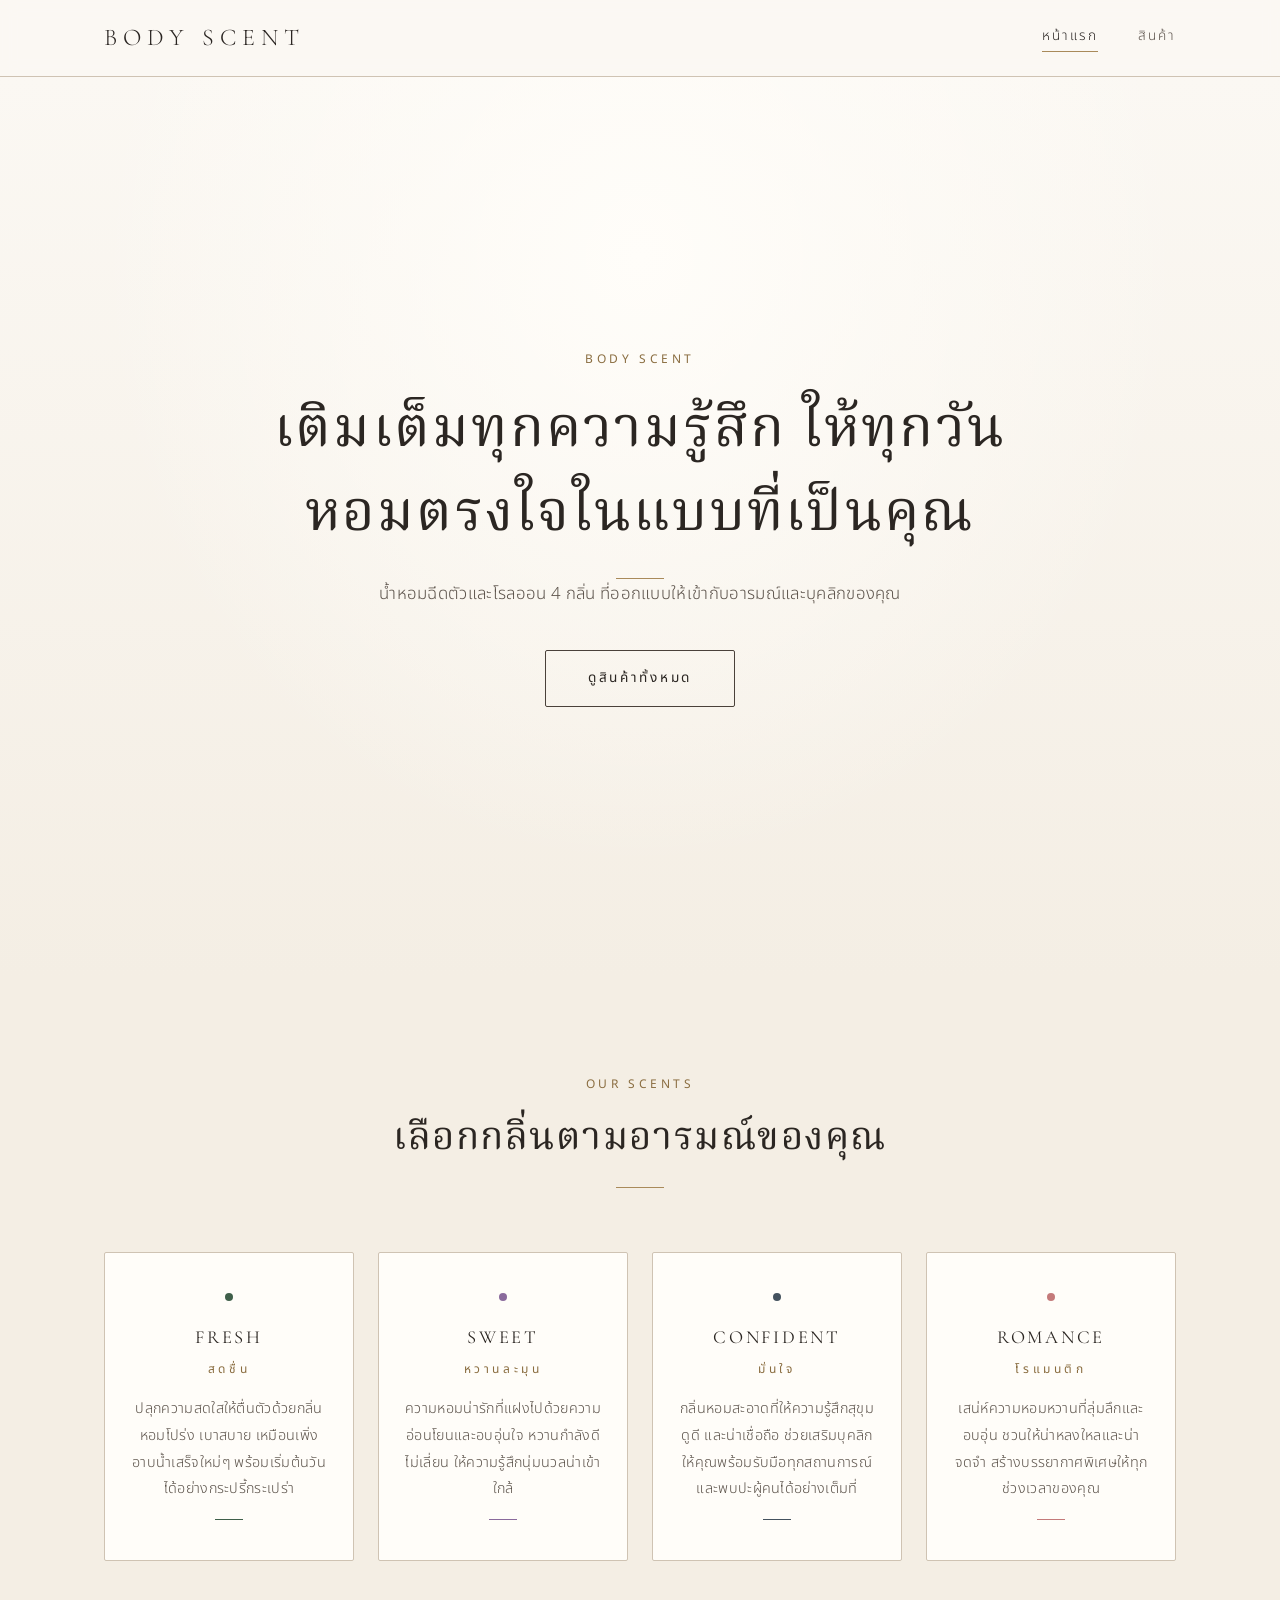
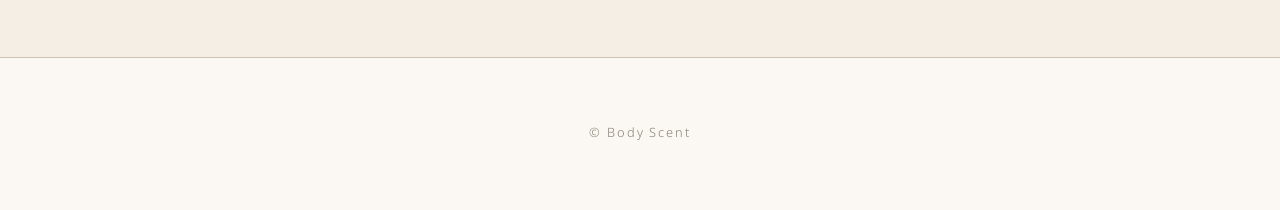
<file: landing_page/index.html>
<!DOCTYPE html>
<html lang="th">
<head>
  <meta charset="UTF-8">
  <meta name="viewport" content="width=device-width, initial-scale=1">
  <title>Body Scent — น้ำหอมฉีดตัว</title>
  <meta name="description" content="Body Scent น้ำหอมฉีดตัวและโรลออน เติมเต็มทุกความรู้สึก ให้ทุกวันหอมตรงใจในแบบที่เป็นคุณ">
  <link rel="stylesheet" href="style.css">
</head>
<body>

  <header class="site-header">
    <div class="container">
      <a href="index.html" class="logo">Body Scent</a>
      <nav class="nav">
        <a href="index.html" class="active">หน้าแรก</a>
        <a href="product.html">สินค้า</a>
      </nav>
    </div>
  </header>

  <main>
    <!-- Hero -->
    <section class="hero">
      <div class="hero-inner">
        <span class="eyebrow">Body Scent</span>
        <h1>เติมเต็มทุกความรู้สึก ให้ทุกวันหอมตรงใจในแบบที่เป็นคุณ</h1>
        <div class="rule"></div>
        <p class="mt-4">น้ำหอมฉีดตัวและโรลออน 4 กลิ่น ที่ออกแบบให้เข้ากับอารมณ์และบุคลิกของคุณ</p>
        <a href="product.html" class="btn">ดูสินค้าทั้งหมด</a>
      </div>
    </section>

    <!-- Moods -->
    <section class="section-soft" id="moods">
      <div class="container">
        <div class="section-title">
          <span class="eyebrow">Our Scents</span>
          <h2>เลือกกลิ่นตามอารมณ์ของคุณ</h2>
        </div>

        <div class="mood-grid">
          <a href="product.html?mood=fresh" class="mood-card" data-mood="fresh">
            <h3>Fresh</h3>
            <span class="eyebrow">สดชื่น</span>
            <p>ปลุกความสดใสให้ตื่นตัวด้วยกลิ่นหอมโปร่ง เบาสบาย เหมือนเพิ่งอาบน้ำเสร็จใหม่ๆ พร้อมเริ่มต้นวันได้อย่างกระปรี้กระเปร่า</p>
          </a>

          <a href="product.html?mood=sweet" class="mood-card" data-mood="sweet">
            <h3>Sweet</h3>
            <span class="eyebrow">หวานละมุน</span>
            <p>ความหอมน่ารักที่แฝงไปด้วยความอ่อนโยนและอบอุ่นใจ หวานกำลังดี ไม่เลี่ยน ให้ความรู้สึกนุ่มนวลน่าเข้าใกล้</p>
          </a>

          <a href="product.html?mood=confident" class="mood-card" data-mood="confident">
            <h3>Confident</h3>
            <span class="eyebrow">มั่นใจ</span>
            <p>กลิ่นหอมสะอาดที่ให้ความรู้สึกสุขุม ดูดี และน่าเชื่อถือ ช่วยเสริมบุคลิกให้คุณพร้อมรับมือทุกสถานการณ์และพบปะผู้คนได้อย่างเต็มที่</p>
          </a>

          <a href="product.html?mood=romance" class="mood-card" data-mood="romance">
            <h3>Romance</h3>
            <span class="eyebrow">โรแมนติก</span>
            <p>เสน่ห์ความหอมหวานที่ลุ่มลึกและอบอุ่น ชวนให้น่าหลงใหลและน่าจดจำ สร้างบรรยากาศพิเศษให้ทุกช่วงเวลาของคุณ</p>
          </a>
        </div>
      </div>
    </section>
  </main>

  <footer class="site-footer">
    <div class="container">
      &copy; Body Scent
    </div>
  </footer>

  <script src="script.js"></script>
</body>
</html>
</file>
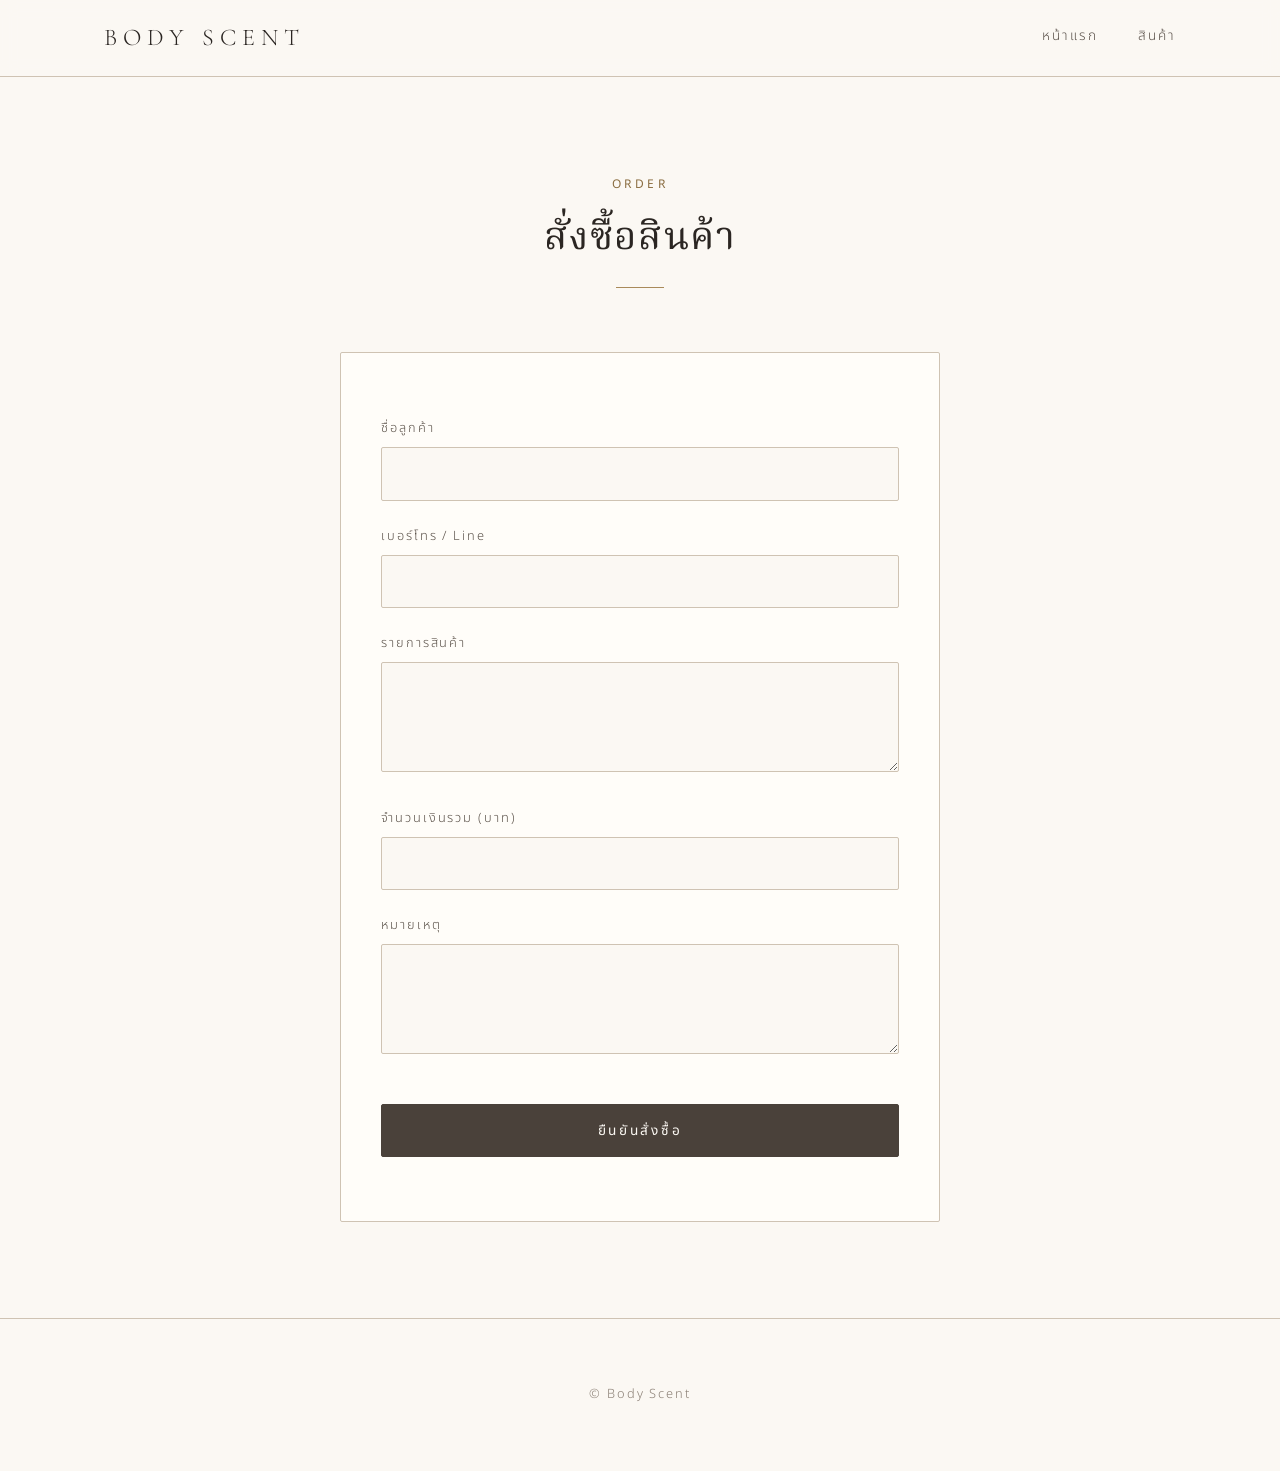
<file: landing_page/order.html>
<!DOCTYPE html>
<html lang="th">
<head>
  <meta charset="UTF-8">
  <meta name="viewport" content="width=device-width, initial-scale=1">
  <title>สั่งซื้อสินค้า — Body Scent</title>
  <link rel="stylesheet" href="style.css">
</head>
<body>

  <header class="site-header">
    <div class="container">
      <a href="index.html" class="logo">Body Scent</a>
      <nav class="nav">
        <a href="index.html">หน้าแรก</a>
        <a href="product.html">สินค้า</a>
      </nav>
    </div>
  </header>

  <main>
    <section>
      <div class="container">
        <div class="section-title">
          <span class="eyebrow">Order</span>
          <h2>สั่งซื้อสินค้า</h2>
        </div>

        <div class="form-wrap">
          <form id="orderForm">
            <div class="field">
              <label for="customerName">ชื่อลูกค้า</label>
              <input type="text" id="customerName" name="customerName" autocomplete="name" required>
            </div>

            <div class="field">
              <label for="contact">เบอร์โทร / Line</label>
              <input type="text" id="contact" name="contact" autocomplete="tel" required>
            </div>

            <div class="field">
              <label for="items">รายการสินค้า</label>
              <textarea id="items" name="items" rows="2" required></textarea>
            </div>

            <div class="field">
              <label for="total">จำนวนเงินรวม (บาท)</label>
              <input type="text" id="total" name="total" inputmode="decimal" required>
            </div>

            <div class="field">
              <label for="note">หมายเหตุ</label>
              <textarea id="note" name="note"></textarea>
            </div>

            <button type="submit" class="btn btn-solid">ยืนยันสั่งซื้อ</button>
          </form>
        </div>
      </div>
    </section>
  </main>

  <footer class="site-footer">
    <div class="container">
      &copy; Body Scent
    </div>
  </footer>

  <script src="script.js"></script>
</body>
</html>
</file>
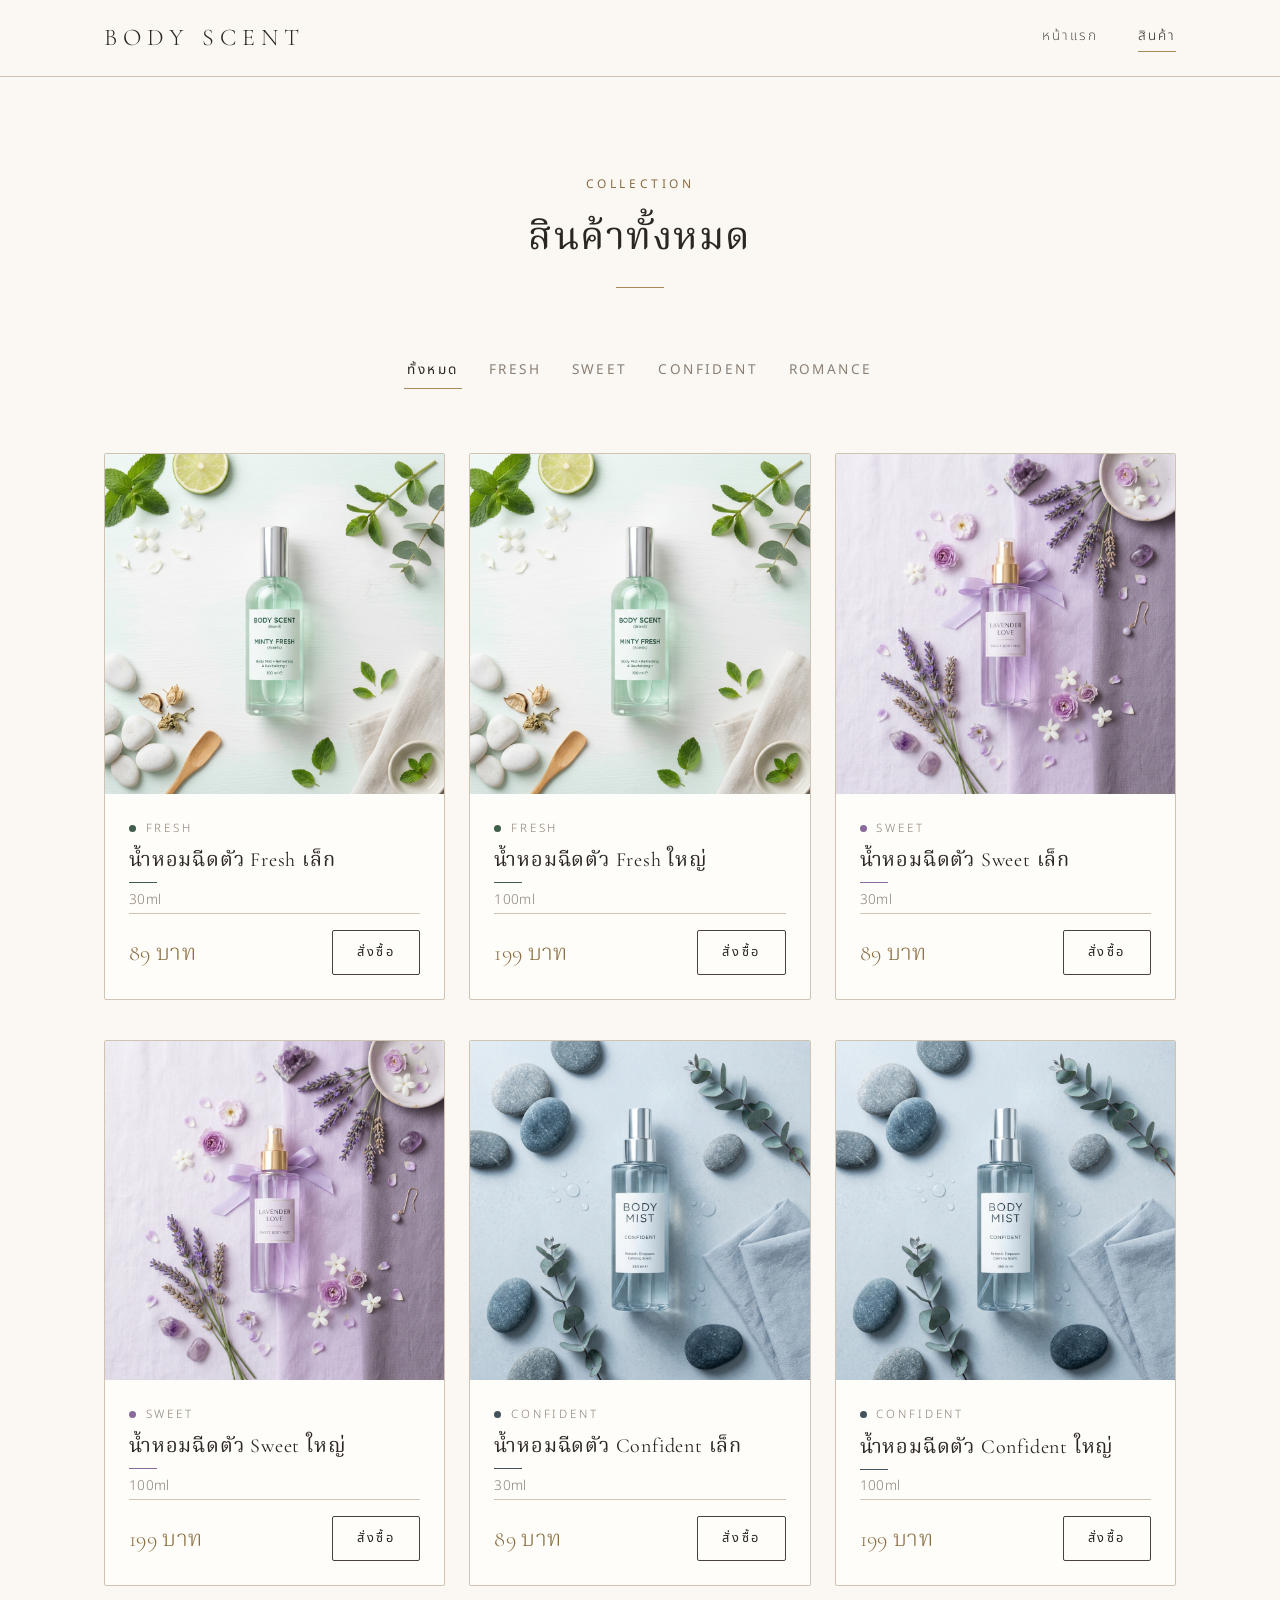
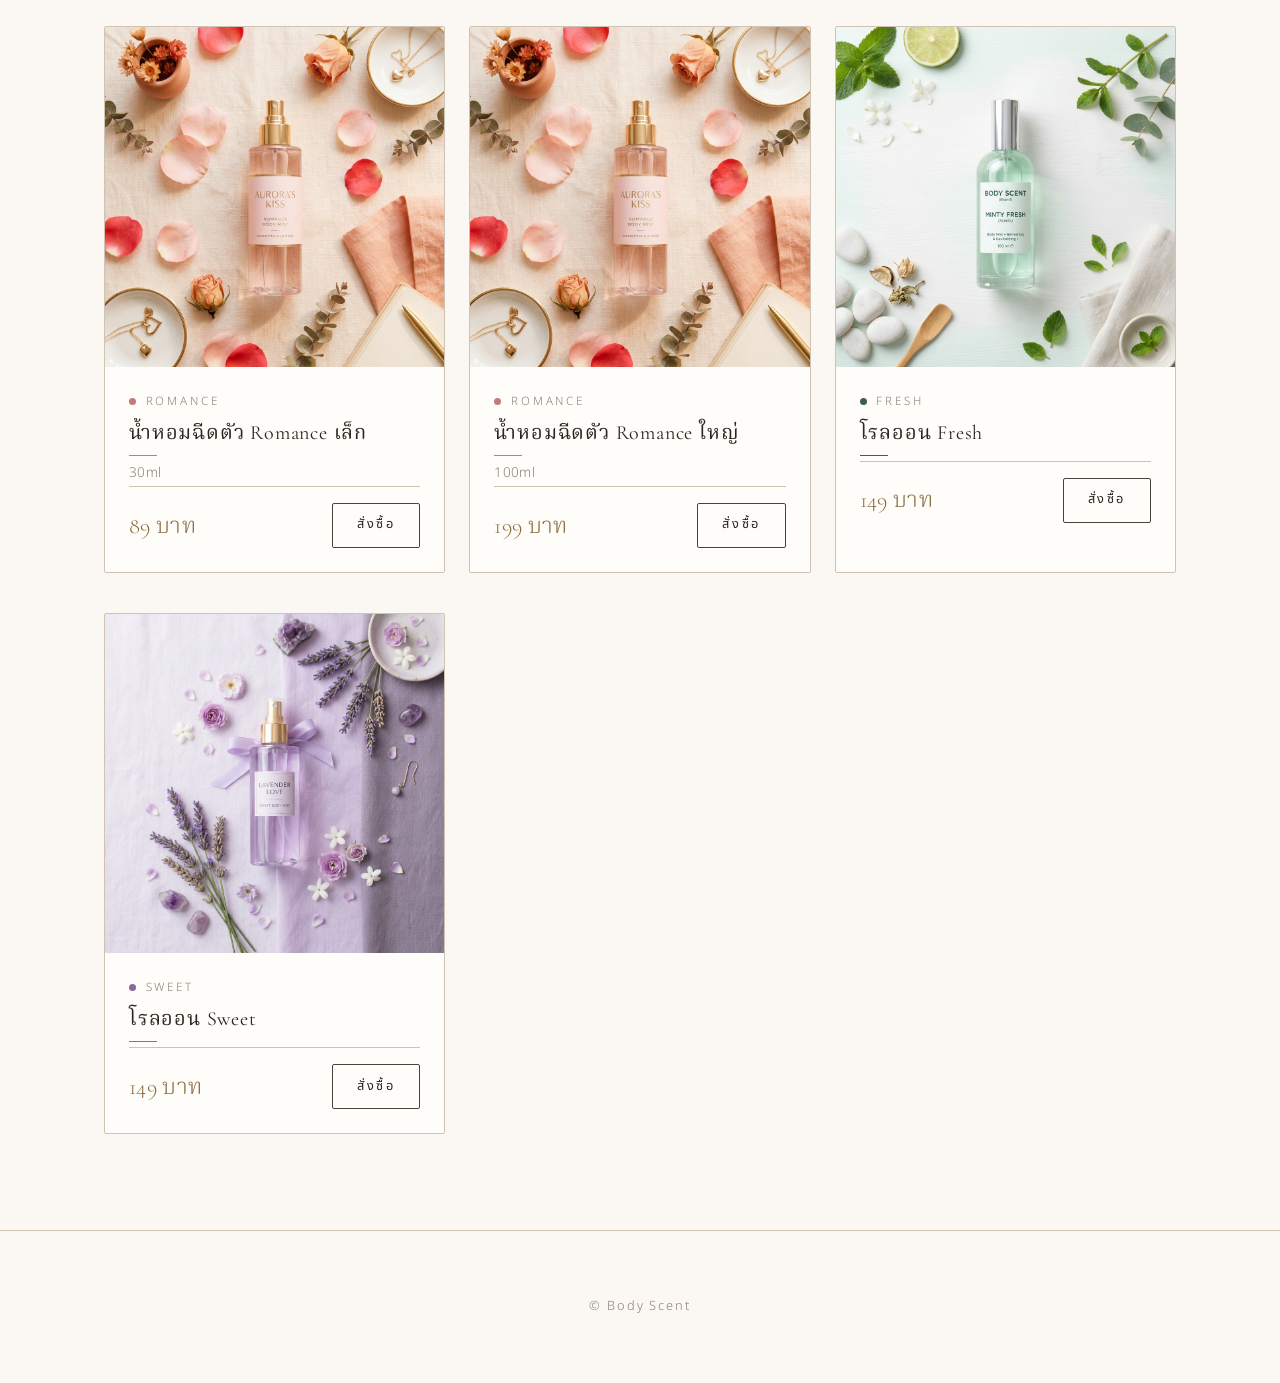
<file: landing_page/product.html>
<!DOCTYPE html>
<html lang="th">
<head>
  <meta charset="UTF-8">
  <meta name="viewport" content="width=device-width, initial-scale=1">
  <title>สินค้าทั้งหมด — Body Scent</title>
  <link rel="stylesheet" href="style.css">
</head>
<body>

  <header class="site-header">
    <div class="container">
      <a href="index.html" class="logo">Body Scent</a>
      <nav class="nav">
        <a href="index.html">หน้าแรก</a>
        <a href="product.html" class="active">สินค้า</a>
      </nav>
    </div>
  </header>

  <main>
    <section>
      <div class="container">
        <div class="section-title">
          <span class="eyebrow">Collection</span>
          <h2>สินค้าทั้งหมด</h2>
        </div>

        <div id="filter-bar"></div>
        <div id="product-list"></div>
      </div>
    </section>
  </main>

  <footer class="site-footer">
    <div class="container">
      &copy; Body Scent
    </div>
  </footer>

  <script src="script.js"></script>
</body>
</html>
</file>
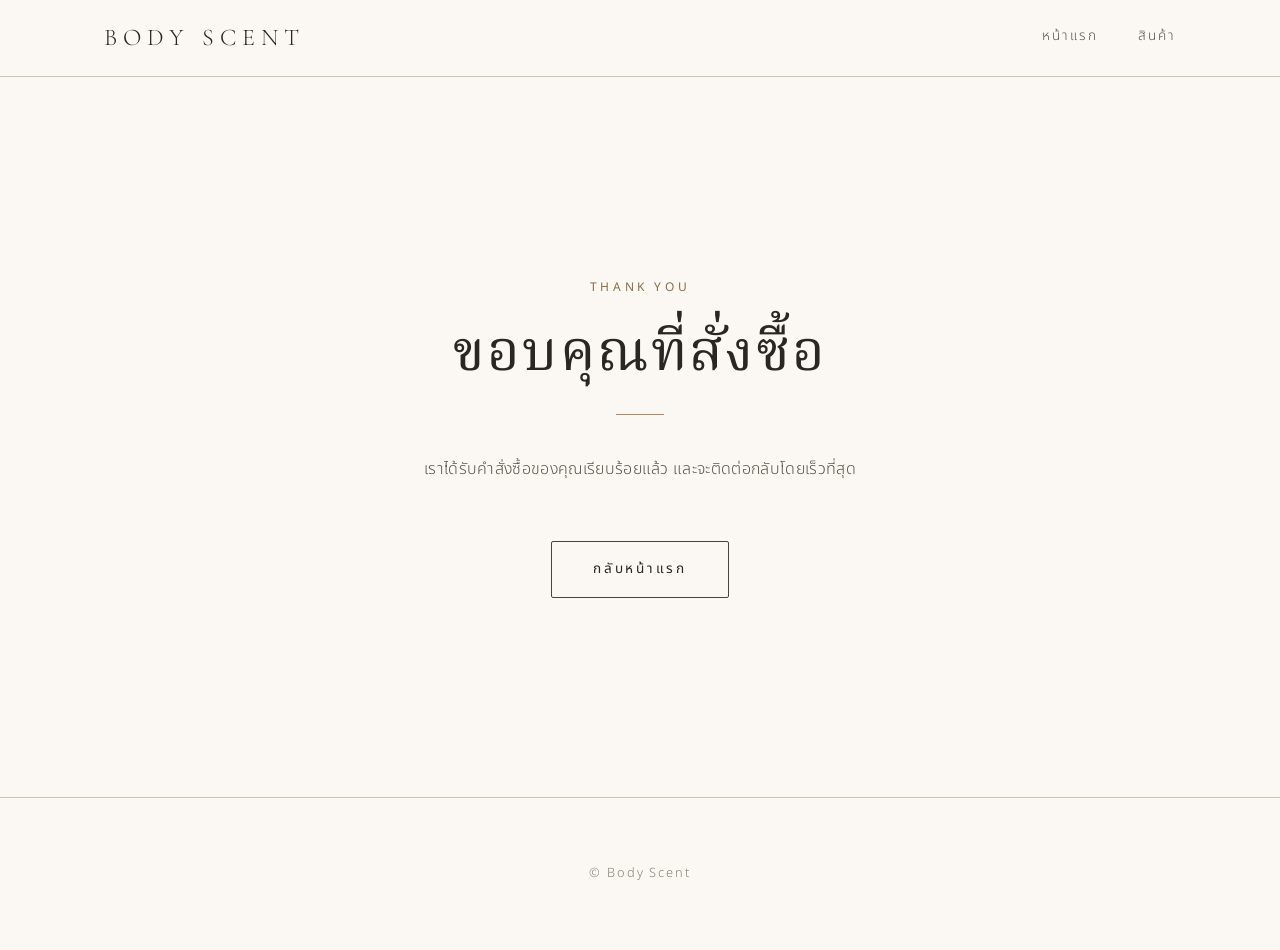
<file: landing_page/thankyou.html>
<!DOCTYPE html>
<html lang="th">
<head>
  <meta charset="UTF-8">
  <meta name="viewport" content="width=device-width, initial-scale=1">
  <title>ขอบคุณ — Body Scent</title>
  <link rel="stylesheet" href="style.css">
</head>
<body>

  <header class="site-header">
    <div class="container">
      <a href="index.html" class="logo">Body Scent</a>
      <nav class="nav">
        <a href="index.html">หน้าแรก</a>
        <a href="product.html">สินค้า</a>
      </nav>
    </div>
  </header>

  <main class="message-page">
    <div class="container">
      <span class="eyebrow">Thank You</span>
      <h1>ขอบคุณที่สั่งซื้อ</h1>
      <div class="rule"></div>
      <p class="mt-4">เราได้รับคำสั่งซื้อของคุณเรียบร้อยแล้ว และจะติดต่อกลับโดยเร็วที่สุด</p>
      <a href="index.html" class="btn mt-4">กลับหน้าแรก</a>
    </div>
  </main>

  <footer class="site-footer">
    <div class="container">
      &copy; Body Scent
    </div>
  </footer>

  <script src="script.js"></script>
</body>
</html>
</file>
<file: landing_page/style.css>
/* =========================================================
   Body Scent — Premium Minimal Theme
   ========================================================= */

@import url("https://fonts.googleapis.com/css2?family=Cormorant+Garamond:wght@400;500;600&family=Noto+Sans+Thai:wght@300;400;500&family=Noto+Serif+Thai:wght@300;400;500&display=swap");

/* ---------- Design tokens ---------- */
:root {
  --bg: #fbf8f3;
  --bg-soft: #f4eee4;
  --bg-deep: #e9dfd0;
  --surface: #fffdf9;

  --ink: #2b2622;
  --ink-soft: #5c534b;
  --ink-mute: #8a7f74;

  --line: #cfc3b3;
  --line-dark: #4a413a;

  --accent: #a98a5a;
  --accent-deep: #8a6d40;

  /* mood colors (small touches only) */
  --mood-fresh: #3f5f4a;
  --mood-sweet: #8a6a9c;
  --mood-confident: #44525e;
  --mood-romance: #c47a7a;

  --font-serif: "Cormorant Garamond", "Noto Serif Thai", Georgia, "Times New Roman", serif;
  --font-sans: "Noto Sans Thai", "Helvetica Neue", Arial, sans-serif;

  --space-1: 0.5rem;
  --space-2: 1rem;
  --space-3: 1.5rem;
  --space-4: 2.5rem;
  --space-5: 4rem;
  --space-6: 6rem;
  --space-7: 9rem;

  --container: 1120px;
  --radius: 2px;
  --ease: 0.35s ease;
}

/* ---------- Reset / base ---------- */
*,
*::before,
*::after {
  box-sizing: border-box;
}

html {
  scroll-behavior: smooth;
  -webkit-text-size-adjust: 100%;
}

body {
  margin: 0;
  background: var(--bg);
  color: var(--ink);
  font-family: var(--font-sans);
  font-weight: 300;
  font-size: 1rem;
  line-height: 1.85;
  letter-spacing: 0.02em;
  -webkit-font-smoothing: antialiased;
}

img {
  display: block;
  max-width: 100%;
  height: auto;
}

a {
  color: inherit;
  text-decoration: none;
  transition: color var(--ease), border-color var(--ease), opacity var(--ease);
}

a:hover {
  color: var(--accent-deep);
}

h1,
h2,
h3,
h4 {
  margin: 0 0 var(--space-2);
  font-family: var(--font-serif);
  font-weight: 400;
  line-height: 1.35;
  letter-spacing: 0.04em;
  color: var(--ink);
}

h1 { font-size: clamp(2rem, 5vw, 3.5rem); }
h2 { font-size: clamp(1.6rem, 3.5vw, 2.4rem); }
h3 { font-size: 1.3rem; }

p {
  margin: 0 0 var(--space-2);
  color: var(--ink-soft);
}

::selection {
  background: var(--bg-deep);
  color: var(--ink);
}

/* ---------- Layout ---------- */
.container {
  width: 100%;
  max-width: var(--container);
  margin: 0 auto;
  padding: 0 var(--space-3);
}

section,
.section {
  padding: var(--space-6) 0;
}

.section-soft {
  background: var(--bg-soft);
}

.section-title {
  text-align: center;
  margin-bottom: var(--space-5);
}

.section-title h2 {
  margin-bottom: var(--space-2);
}

/* thin gold rule under headings */
.section-title::after,
.rule {
  content: "";
  display: block;
  width: 48px;
  height: 1px;
  margin: var(--space-3) auto 0;
  background: var(--accent);
}

.eyebrow {
  display: block;
  margin-bottom: var(--space-2);
  font-family: var(--font-sans);
  font-size: 0.75rem;
  font-weight: 400;
  letter-spacing: 0.3em;
  text-transform: uppercase;
  color: var(--accent-deep);
}

/* ---------- Header / nav ---------- */
.site-header {
  position: sticky;
  top: 0;
  z-index: 50;
  background: rgba(251, 248, 243, 0.92);
  backdrop-filter: blur(8px);
  border-bottom: 1px solid var(--line);
}

.site-header .container {
  display: flex;
  align-items: center;
  justify-content: space-between;
  padding-top: var(--space-2);
  padding-bottom: var(--space-2);
}

.logo {
  font-family: var(--font-serif);
  font-size: 1.5rem;
  letter-spacing: 0.25em;
  text-transform: uppercase;
  color: var(--ink);
}

.nav {
  display: flex;
  gap: var(--space-4);
}

.nav a {
  font-size: 0.85rem;
  letter-spacing: 0.15em;
  color: var(--ink-soft);
  padding-bottom: 2px;
  border-bottom: 1px solid transparent;
}

.nav a:hover,
.nav a.active {
  color: var(--ink);
  border-bottom-color: var(--accent);
}

/* ---------- Buttons ---------- */
.btn {
  display: inline-block;
  padding: 0.95rem 2.6rem;
  font-family: var(--font-sans);
  font-size: 0.85rem;
  font-weight: 400;
  letter-spacing: 0.2em;
  color: var(--ink);
  background: transparent;
  border: 1px solid var(--line-dark);
  border-radius: var(--radius);
  cursor: pointer;
  transition: background var(--ease), color var(--ease), border-color var(--ease);
}

.btn:hover {
  background: var(--line-dark);
  color: var(--bg);
  border-color: var(--line-dark);
}

.btn-solid {
  background: var(--line-dark);
  color: var(--bg);
}

.btn-solid:hover {
  background: var(--accent-deep);
  border-color: var(--accent-deep);
  color: #fff;
}

.btn-small {
  padding: 0.6rem 1.5rem;
  font-size: 0.8rem;
}

/* ---------- Hero ---------- */
.hero {
  min-height: 100vh;
  min-height: 100svh;
  display: flex;
  align-items: center;
  justify-content: center;
  text-align: center;
  padding: var(--space-6) var(--space-3);
  background:
    radial-gradient(ellipse at 50% 20%, #fffdf9 0%, transparent 60%),
    linear-gradient(180deg, var(--bg) 0%, var(--bg-soft) 100%);
}

.hero-inner {
  max-width: 760px;
}

.hero h1 {
  margin-bottom: var(--space-3);
  line-height: 1.5;
}

.hero p {
  max-width: 560px;
  margin: 0 auto var(--space-4);
  font-size: 1.05rem;
}

/* ---------- Mood cards (home) ---------- */
.mood-grid {
  display: grid;
  grid-template-columns: repeat(4, 1fr);
  gap: var(--space-3);
}

.mood-card {
  display: block;
  padding: var(--space-4) var(--space-3);
  text-align: center;
  background: var(--surface);
  border: 1px solid var(--line);
  border-radius: var(--radius);
  transition: border-color var(--ease), transform var(--ease);
}

.mood-card:hover {
  border-color: var(--line-dark);
  transform: translateY(-4px);
}

.mood-card h3 {
  margin-bottom: var(--space-1);
  letter-spacing: 0.15em;
  text-transform: uppercase;
  font-size: 1.15rem;
}

/* small colored dot / line only */
.mood-card::before {
  content: "";
  display: block;
  width: 8px;
  height: 8px;
  margin: 0 auto var(--space-3);
  border-radius: 50%;
  background: var(--accent);
}

.mood-card::after {
  content: "";
  display: block;
  width: 28px;
  height: 1px;
  margin: var(--space-2) auto 0;
  background: var(--accent);
}

.mood-card p {
  font-size: 0.9rem;
  margin: 0;
}

.mood-card[data-mood="fresh"]::before,
.mood-card.mood-fresh::before { background: var(--mood-fresh); }
.mood-card[data-mood="sweet"]::before,
.mood-card.mood-sweet::before { background: var(--mood-sweet); }
.mood-card[data-mood="confident"]::before,
.mood-card.mood-confident::before { background: var(--mood-confident); }
.mood-card[data-mood="romance"]::before,
.mood-card.mood-romance::before { background: var(--mood-romance); }

.mood-card[data-mood="fresh"]::after,
.mood-card.mood-fresh::after { background: var(--mood-fresh); }
.mood-card[data-mood="sweet"]::after,
.mood-card.mood-sweet::after { background: var(--mood-sweet); }
.mood-card[data-mood="confident"]::after,
.mood-card.mood-confident::after { background: var(--mood-confident); }
.mood-card[data-mood="romance"]::after,
.mood-card.mood-romance::after { background: var(--mood-romance); }

/* ---------- Filter bar ---------- */
#filter-bar,
.filter-bar {
  display: flex;
  flex-wrap: wrap;
  justify-content: center;
  gap: var(--space-1) var(--space-3);
  margin-bottom: var(--space-5);
}

#filter-bar button,
.filter-btn {
  padding: 0.5rem 0.2rem;
  font-family: var(--font-sans);
  font-size: 0.85rem;
  font-weight: 400;
  letter-spacing: 0.18em;
  text-transform: uppercase;
  color: var(--ink-mute);
  background: none;
  border: 0;
  border-bottom: 1px solid transparent;
  cursor: pointer;
  transition: color var(--ease), border-color var(--ease);
}

#filter-bar button:hover,
.filter-btn:hover {
  color: var(--ink);
}

#filter-bar button.active,
.filter-btn.active {
  color: var(--ink);
  border-bottom-color: var(--accent);
}

/* ---------- Product grid / cards ---------- */
#product-list,
.product-grid {
  display: grid;
  grid-template-columns: repeat(3, 1fr);
  gap: var(--space-4) var(--space-3);
}

.product-card {
  display: flex;
  flex-direction: column;
  background: var(--surface);
  border: 1px solid var(--line);
  border-radius: var(--radius);
  overflow: hidden;
  transition: border-color var(--ease), transform var(--ease);
}

.product-card:hover {
  border-color: var(--line-dark);
  transform: translateY(-4px);
}

.product-card .product-img,
.product-card img {
  width: 100%;
  aspect-ratio: 1 / 1;
  object-fit: cover;
  background: var(--bg-soft);
}

.product-body {
  display: flex;
  flex-direction: column;
  flex: 1;
  padding: var(--space-3);
}

.product-mood {
  display: inline-flex;
  align-items: center;
  gap: 0.6rem;
  margin-bottom: var(--space-1);
  font-size: 0.72rem;
  letter-spacing: 0.25em;
  text-transform: uppercase;
  color: var(--ink-mute);
}

/* small mood dot */
.product-mood::before {
  content: "";
  width: 7px;
  height: 7px;
  border-radius: 50%;
  background: var(--accent);
}

.product-card[data-mood="fresh"] .product-mood::before { background: var(--mood-fresh); }
.product-card[data-mood="sweet"] .product-mood::before { background: var(--mood-sweet); }
.product-card[data-mood="confident"] .product-mood::before { background: var(--mood-confident); }
.product-card[data-mood="romance"] .product-mood::before { background: var(--mood-romance); }

.product-name {
  font-family: var(--font-serif);
  font-size: 1.25rem;
  margin-bottom: 0.3rem;
}

/* thin colored line under the product name */
.product-name::after {
  content: "";
  display: block;
  width: 28px;
  height: 1px;
  margin-top: var(--space-1);
  background: var(--accent);
}

.product-card[data-mood="fresh"] .product-name::after { background: var(--mood-fresh); }
.product-card[data-mood="sweet"] .product-name::after { background: var(--mood-sweet); }
.product-card[data-mood="confident"] .product-name::after { background: var(--mood-confident); }
.product-card[data-mood="romance"] .product-name::after { background: var(--mood-romance); }

.product-size {
  font-size: 0.85rem;
  color: var(--ink-mute);
}

.product-desc {
  flex: 1;
  margin: var(--space-2) 0;
  font-size: 0.9rem;
}

.product-footer {
  display: flex;
  align-items: center;
  justify-content: space-between;
  gap: var(--space-2);
  padding-top: var(--space-2);
  border-top: 1px solid var(--line);
}

.product-price {
  font-family: var(--font-serif);
  font-size: 1.4rem;
  color: var(--accent-deep);
}

/* ---------- Forms (order page) ---------- */
.form-wrap {
  max-width: 600px;
  margin: 0 auto;
  padding: var(--space-5) var(--space-4);
  background: var(--surface);
  border: 1px solid var(--line);
  border-radius: var(--radius);
}

form .field,
.form-group {
  margin-bottom: var(--space-3);
}

label {
  display: block;
  margin-bottom: 0.4rem;
  font-size: 0.8rem;
  letter-spacing: 0.15em;
  color: var(--ink-soft);
}

input[type="text"],
input[type="tel"],
input[type="number"],
input[type="email"],
textarea,
select {
  width: 100%;
  padding: 0.85rem 0.9rem;
  font-family: var(--font-sans);
  font-size: 1rem;
  font-weight: 300;
  color: var(--ink);
  background: var(--bg);
  border: 1px solid var(--line);
  border-radius: var(--radius);
  outline: none;
  transition: border-color var(--ease), background var(--ease);
}

textarea {
  min-height: 110px;
  resize: vertical;
}

input:focus,
textarea:focus,
select:focus {
  border-color: var(--accent);
  background: var(--surface);
}

input[readonly] {
  color: var(--ink-soft);
  background: var(--bg-soft);
}

form .btn {
  width: 100%;
  margin-top: var(--space-2);
}

/* ---------- Thank-you / message page ---------- */
.message-page {
  min-height: 80vh;
  display: flex;
  align-items: center;
  justify-content: center;
  text-align: center;
  padding: var(--space-6) var(--space-3);
}

/* ---------- Admin table ---------- */
.table-wrap {
  overflow-x: auto;
  border: 1px solid var(--line);
  border-radius: var(--radius);
  background: var(--surface);
}

#ordersTable {
  width: 100%;
  min-width: 720px;
  border-collapse: collapse;
  font-size: 0.9rem;
}

#ordersTable th,
#ordersTable td {
  padding: 1rem 1.1rem;
  text-align: left;
  vertical-align: top;
  border-bottom: 1px solid var(--line);
}

#ordersTable th {
  font-size: 0.75rem;
  font-weight: 500;
  letter-spacing: 0.15em;
  color: var(--ink-soft);
  background: var(--bg-soft);
  white-space: nowrap;
}

#ordersTable tbody tr:last-child td {
  border-bottom: 0;
}

#ordersTable tbody tr:hover {
  background: var(--bg);
}

/* ---------- Footer ---------- */
.site-footer {
  padding: var(--space-5) 0;
  text-align: center;
  font-size: 0.8rem;
  letter-spacing: 0.15em;
  color: var(--ink-mute);
  border-top: 1px solid var(--line);
}

/* ---------- Utilities ---------- */
.text-center { text-align: center; }
.mt-4 { margin-top: var(--space-4); }
.mb-4 { margin-bottom: var(--space-4); }
.hidden { display: none !important; }

/* =========================================================
   Responsive
   ========================================================= */
@media (max-width: 960px) {
  .mood-grid {
    grid-template-columns: repeat(2, 1fr);
  }

  #product-list,
  .product-grid {
    grid-template-columns: repeat(2, 1fr);
  }
}

@media (max-width: 600px) {
  section,
  .section {
    padding: var(--space-5) 0;
  }

  .container {
    padding: 0 var(--space-2);
  }

  .site-header .container {
    flex-direction: column;
    gap: var(--space-1);
  }

  .nav {
    gap: var(--space-3);
  }

  .logo {
    font-size: 1.25rem;
  }

  .hero {
    padding: var(--space-5) var(--space-2);
  }

  .mood-grid,
  #product-list,
  .product-grid {
    grid-template-columns: 1fr;
  }

  .btn {
    padding: 0.9rem 2rem;
  }

  .form-wrap {
    padding: var(--space-4) var(--space-2);
  }

  #filter-bar,
  .filter-bar {
    gap: var(--space-1) var(--space-2);
  }
}

@media (prefers-reduced-motion: reduce) {
  * {
    transition: none !important;
    scroll-behavior: auto !important;
  }
}
</file>
